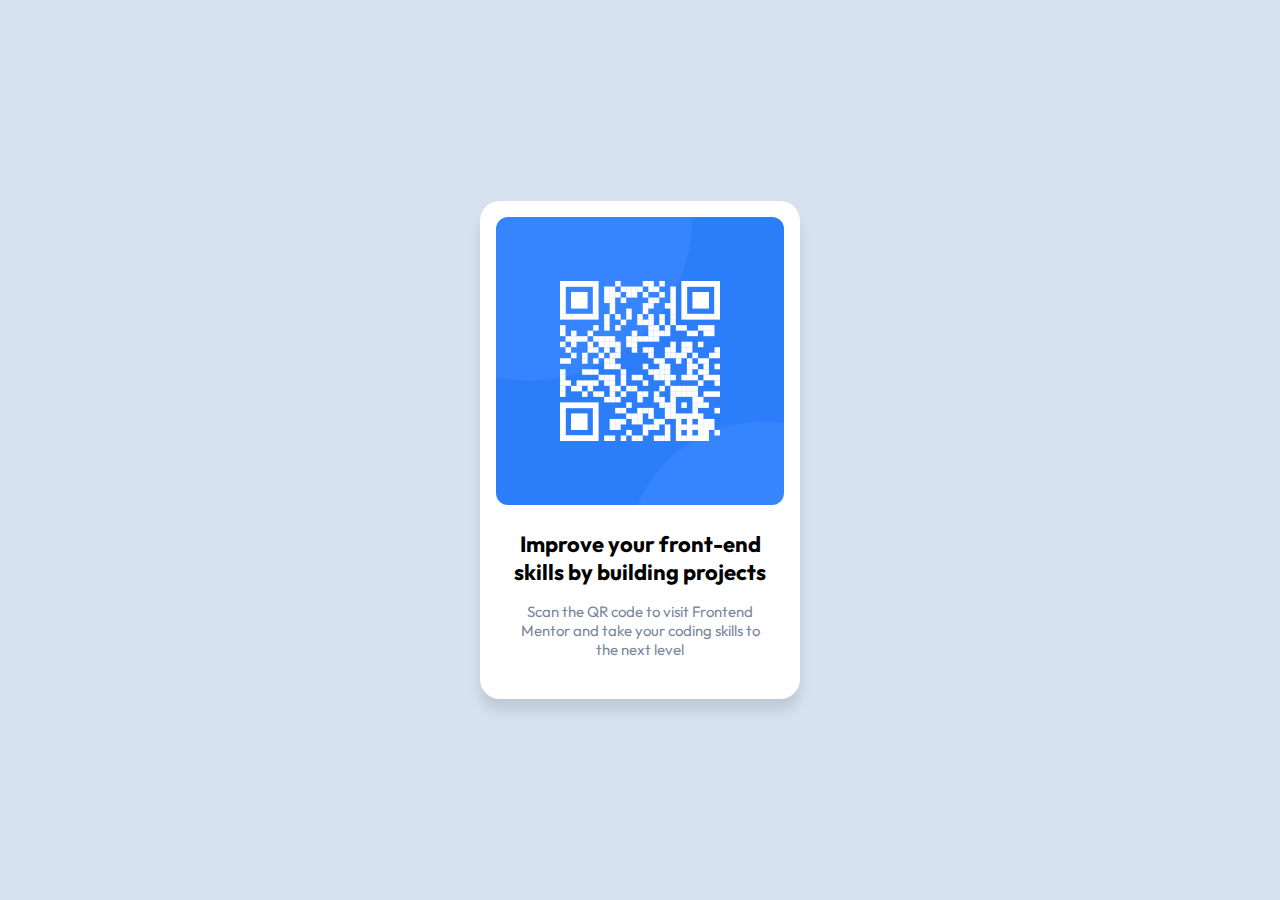
<file: index.html>
<!DOCTYPE html>
<html lang="en">
  <head>
    <meta charset="UTF-8" />
    <meta name="viewport" content="width=device-width, initial-scale=1.0" />
    <meta http-equiv="X-UA-Compatible" content="ie=edge" />
    <link
      rel="icon"
      type="image/png"
      sizes="32x32"
      href="./images/favicon-32x32.png"
    />
    <link rel="preconnect" href="https://fonts.googleapis.com" />
    <link rel="preconnect" href="https://fonts.gstatic.com" crossorigin />
    <link
      href="https://fonts.googleapis.com/css2?family=Outfit:wght@100..900&display=swap"
      rel="stylesheet"
    />
    <link rel="stylesheet" href="Styles/style.css" />
    <title>Frontend Mentor | QR code component</title>
  </head>

  <body>
    <div class="card">
      <img class="card_img" src="images/image-qr-code.png " alt="qr code" />
      <h2>Improve your front-end skills by building projects</h2>
      <p>
        Scan the QR code to visit Frontend Mentor and take your coding skills to
        the next level
      </p>
    </div>
  </body>
</html>
</file>
<file: Styles/style.css>
* {
  margin: 0;
  padding: 0;
  box-sizing: border-box;
}

html {
  font-size: 62.5%;
}

body {
  background-color: hsl(212, 45%, 89%);
  font-family: Outfit;
  display: flex;
  align-items: center;
  justify-content: center;
  height: 100vh;
}
.card {
  background-color: white;
  border-radius: 20px;
  box-shadow: 0 12px 12px rgba(0, 0, 0, 0.1);
  width: 320px;
  padding: 1.6rem 1.6rem 4rem 1.6rem;
}

.card_img {
  border-radius: 12px;
  display: block;
  width: 100%;
  margin-bottom: 2.5rem;
}

h2 {
  font-size: 2.2rem;
  text-align: center;
  margin-bottom: 1.6rem;
}

p {
  color: #7b879d;
  font-size: 1.5rem;
  text-align: center;
  width: 256px;
  margin: 0 auto;
}
</file>
